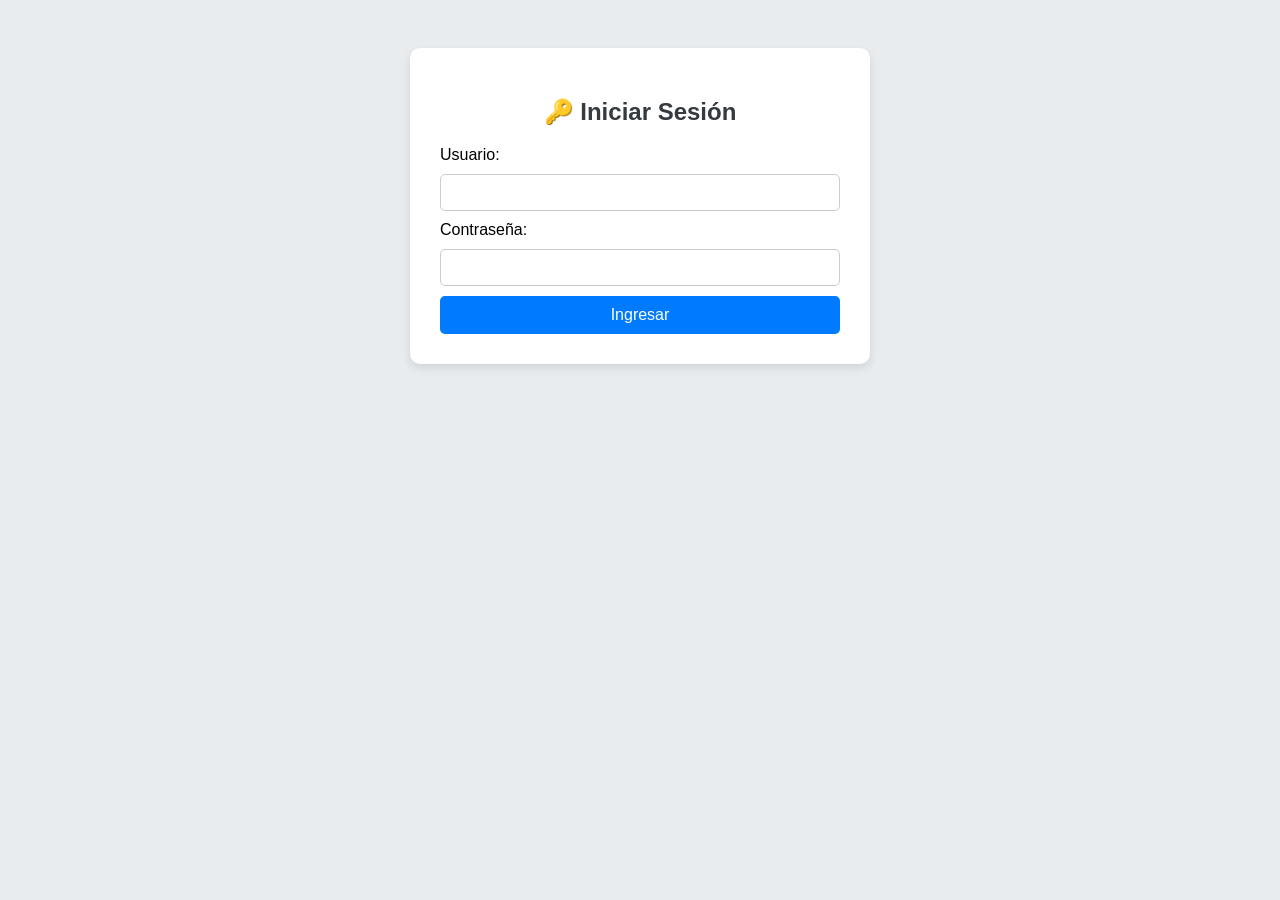
<file: index.html>
<!DOCTYPE html>
<html lang="es">
<head>
<meta charset="UTF-8">
<title>Acceso al Sistema</title>
<link rel="stylesheet" href="css/estilo.css">
</head>
<body>
<div class="tarjeta">
<h2 style="text-align:center;">🔑 Iniciar Sesión</h2>
<form action="php/logica_login.php" method="POST">
<label>Usuario:</label>
<input type="text" name="user" required>
<label>Contraseña:</label>
<input type="password" name="pass" required>
<button type="submit">Ingresar</button>

</form>
</div>
</body>
</html>
</file>
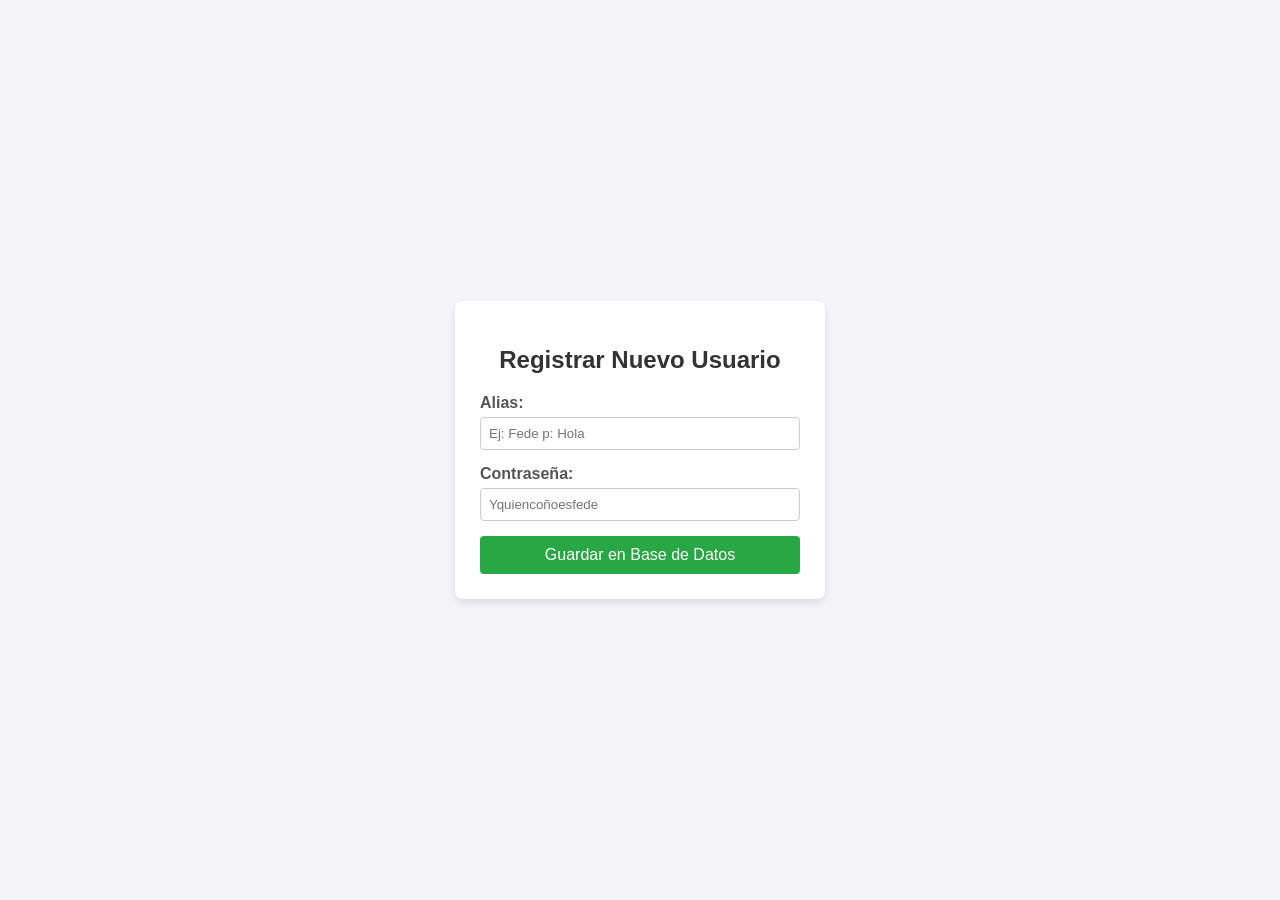
<file: MiProyecto/index.html>
<!DOCTYPE html>
<html lang="es">
<head>
    <meta charset="UTF-8">
    <meta name="viewport" content="width=device-width, initial-scale=1.0">
    <title>Registro de Usuarios</title>
    <link rel="stylesheet" href="estilo.css">
</head>
<body>
    <div class="container">
        <h2>Registrar Nuevo Usuario</h2>
        <form action="insertar.php" method="POST">
            <label>Alias:</label>
            <input type="text" name="nombre" placeholder="Ej: Fede p: Hola" required>

            <label>Contraseña:</label>
            <input type="contrasenia" name="contrasenia" placeholder="Yquiencoñoesfede" required>

            <button type="submit">Guardar en Base de Datos</button>
        </form>
    </div>
</body>
</html>
</file>
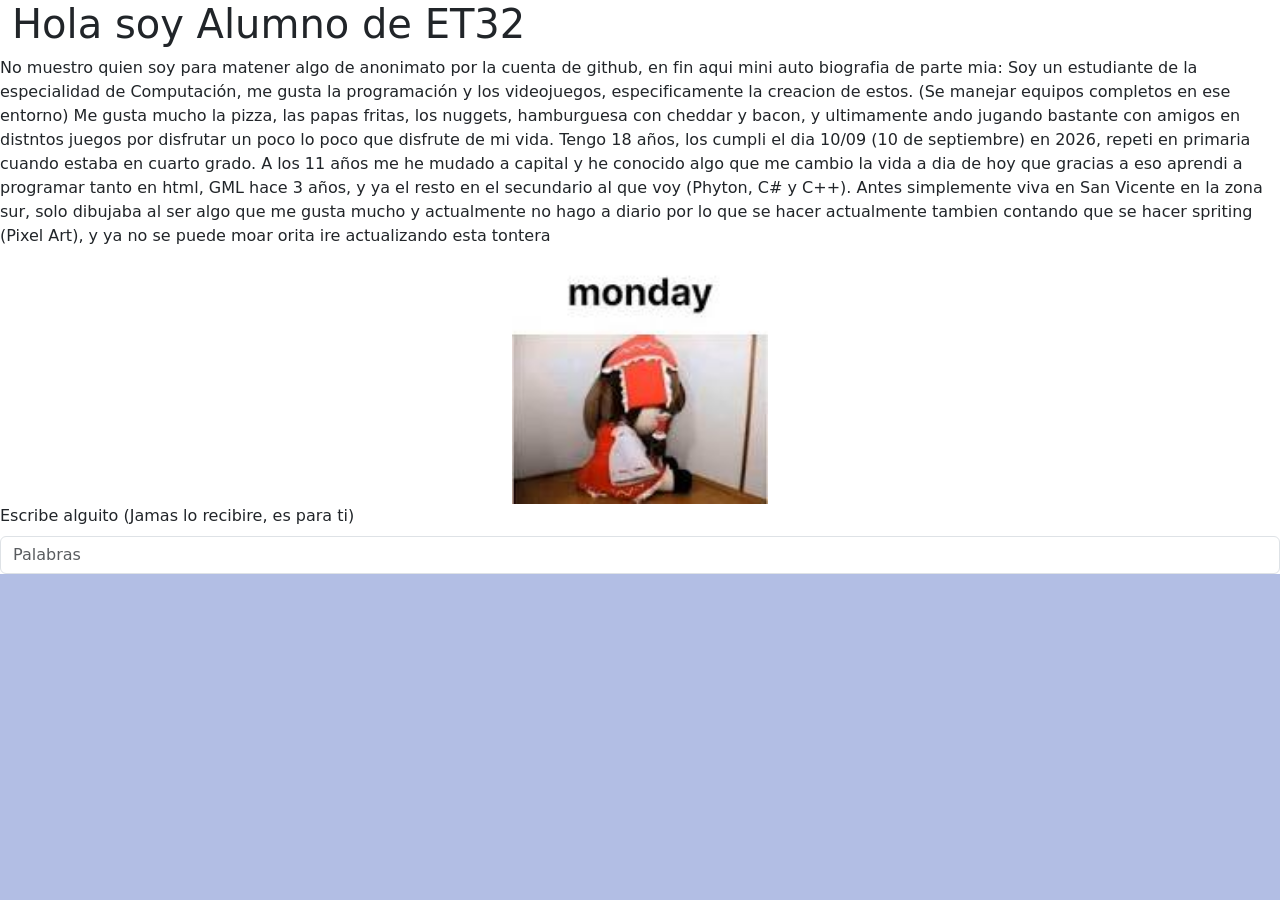
<file: nosewe.html>
<!DOCTYPE html>
<html lang="es">
<head>
    <meta charset="UTF-8">
    <meta name="viewport" content="width=device-width, initial-scale=1.0">
    <title>NemiádLuendo</title>
    <link rel="stylesheet" href="css/algo.css">
<link href="https://cdn.jsdelivr.net/npm/bootstrap@5.3.8/dist/css/bootstrap.min.css" rel="stylesheet" integrity="sha384-sRIl4kxILFvY47J16cr9ZwB07vP4J8+LH7qKQnuqkuIAvNWLzeN8tE5YBujZqJLB" crossorigin="anonymous">
</head>
<body>
    <h1 class="container-xxl">Hola soy Alumno de ET32</h1>
    <div>No muestro quien soy para matener algo de anonimato por la cuenta de github, en fin aqui mini auto biografia de parte mia:
    Soy un estudiante de la especialidad de Computación, me gusta la programación y los videojuegos, especificamente la creacion de estos.
    (Se manejar equipos completos en ese entorno)
    Me gusta mucho la pizza, las papas fritas, los nuggets, hamburguesa con cheddar y bacon, y ultimamente ando jugando bastante con amigos en distntos juegos por disfrutar un poco lo poco que disfrute de mi vida.
    Tengo 18 años, los cumpli el dia 10/09 (10 de septiembre) en 2026, repeti en primaria cuando estaba en cuarto grado.
    A los 11 años me he mudado a capital y he conocido algo que me cambio la vida a dia de hoy que gracias a eso aprendi a programar
    tanto en html, GML hace 3 años, y ya el resto en el secundario al que voy (Phyton, C# y C++).
    Antes simplemente viva en San Vicente en la zona sur, solo dibujaba al ser algo que me gusta mucho y actualmente no hago a diario por lo que se hacer actualmente tambien contando que se hacer spriting (Pixel Art), y ya no se puede moar orita ire actualizando esta tontera</div>
    <img src="img/reimu.png" alt=" . . ." class="card-img-top" id="ImgReimu">
<div class="mb-3">
  <label for="formGroupExampleInput" class="form-label">Escribe alguito (Jamas lo recibire, es para ti)</label>
  <input type="text" class="form-control" id="formGroupExampleInput" placeholder="Palabras">
</div>
      <script src="https://cdn.jsdelivr.net/npm/bootstrap@5.3.8/dist/js/bootstrap.bundle.min.js" integrity="sha384-FKyoEForCGlyvwx9Hj09JcYn3nv7wiPVlz7YYwJrWVcXK/BmnVDxM+D2scQbITxI" crossorigin="anonymous"></script>
    </body>
</html>
</file>
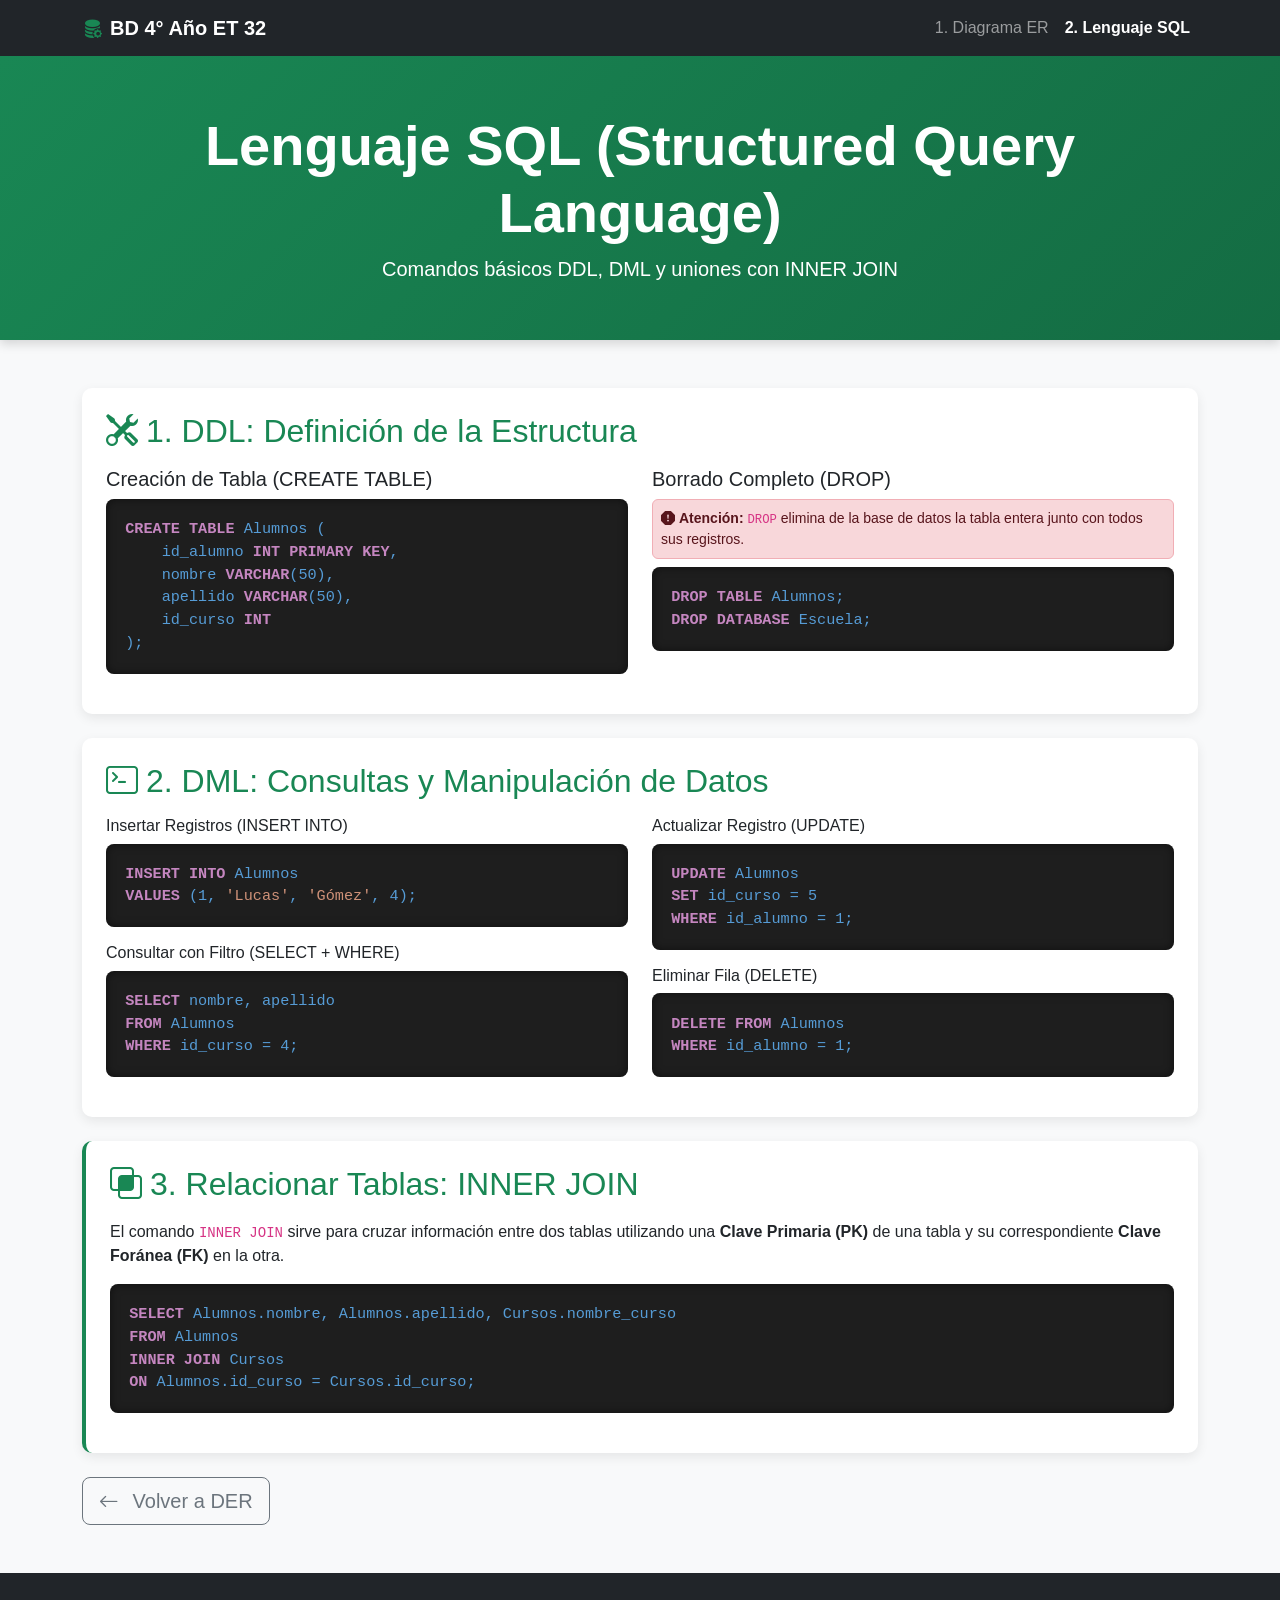
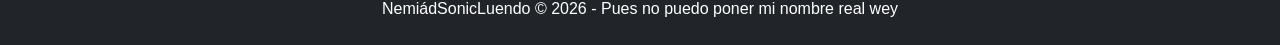
<file: sql.html>
<!DOCTYPE html>
<html lang="es">
<head>
  <meta charset="UTF-8">
  <meta name="viewport" content="width=device-width, initial-scale=1.0">
  <title>Aprende Bases de Datos - SQL</title>
  <link href="https://cdn.jsdelivr.net/npm/bootstrap@5.3.2/dist/css/bootstrap.min.css" rel="stylesheet">
  <link rel="stylesheet" href="https://cdn.jsdelivr.net/npm/bootstrap-icons@1.11.1/font/bootstrap-icons.css">
  <link rel="stylesheet" href="styles.css">
</head>
<body class="d-flex flex-column min-vh-100">

  <nav class="navbar navbar-expand-lg navbar-dark bg-dark sticky-top">
    <div class="container">
      <a class="navbar-brand fw-bold" href="index.html">
        <i class="bi bi-database-fill-gear text-success me-2"></i>BD 4° Año ET 32
      </a>
      <button class="navbar-toggler" type="button" data-bs-toggle="collapse" data-bs-target="#navbarNav">
        <span class="navbar-toggler-icon"></span>
      </button>
      <div class="collapse navbar-collapse" id="navbarNav">
        <ul class="navbar-nav ms-auto">
          <li class="nav-item">
            <a class="nav-link" href="index.html">1. Diagrama ER</a>
          </li>
          <li class="nav-item">
            <a class="nav-link active fw-bold" href="sql.html">2. Lenguaje SQL</a>
          </li>
        </ul>
      </div>
    </div>
  </nav>

  <header class="hero-sql text-center mb-5">
    <div class="container">
      <h1 class="display-4 fw-bold">Lenguaje SQL (Structured Query Language)</h1>
      <p class="lead mb-0">Comandos básicos DDL, DML y uniones con INNER JOIN</p>
    </div>
  </header>

  <main class="container mb-5">

    <div class="row mb-4">
      <div class="col-12">
        <div class="card card-custom p-4">
          <h2 class="text-success mb-3"><i class="bi bi-tools me-2"></i>1. DDL: Definición de la Estructura</h2>
          
          <div class="row g-4">
            <div class="col-md-6">
              <h5>Creación de Tabla (CREATE TABLE)</h5>
<pre><code><span class="sql-keyword">CREATE TABLE</span> Alumnos (
    id_alumno <span class="sql-keyword">INT PRIMARY KEY</span>,
    nombre <span class="sql-keyword">VARCHAR</span>(50),
    apellido <span class="sql-keyword">VARCHAR</span>(50),
    id_curso <span class="sql-keyword">INT</span>
);</code></pre>
            </div>

            <div class="col-md-6">
              <h5>Borrado Completo (DROP)</h5>
              <div class="alert alert-danger mb-2 p-2 small">
                <i class="bi bi-exclamation-octagon-fill me-1"></i><strong>Atención:</strong> <code>DROP</code> elimina de la base de datos la tabla entera junto con todos sus registros.
              </div>
<pre><code><span class="sql-keyword">DROP TABLE</span> Alumnos;
<span class="sql-keyword">DROP DATABASE</span> Escuela;</code></pre>
            </div>
          </div>
        </div>
      </div>
    </div>

    <div class="row mb-4">
      <div class="col-12">
        <div class="card card-custom p-4">
          <h2 class="text-success mb-3"><i class="bi bi-terminal me-2"></i>2. DML: Consultas y Manipulación de Datos</h2>
          
          <div class="row g-4">
            <div class="col-md-6">
              <h6>Insertar Registros (INSERT INTO)</h6>
<pre><code><span class="sql-keyword">INSERT INTO</span> Alumnos 
<span class="sql-keyword">VALUES</span> (1, <span class="sql-string">'Lucas'</span>, <span class="sql-string">'Gómez'</span>, 4);</code></pre>

              <h6>Consultar con Filtro (SELECT + WHERE)</h6>
<pre><code><span class="sql-keyword">SELECT</span> nombre, apellido 
<span class="sql-keyword">FROM</span> Alumnos 
<span class="sql-keyword">WHERE</span> id_curso = 4;</code></pre>
            </div>

            <div class="col-md-6">
              <h6>Actualizar Registro (UPDATE)</h6>
<pre><code><span class="sql-keyword">UPDATE</span> Alumnos 
<span class="sql-keyword">SET</span> id_curso = 5 
<span class="sql-keyword">WHERE</span> id_alumno = 1;</code></pre>

              <h6>Eliminar Fila (DELETE)</h6>
<pre><code><span class="sql-keyword">DELETE FROM</span> Alumnos 
<span class="sql-keyword">WHERE</span> id_alumno = 1;</code></pre>
            </div>
          </div>
        </div>
      </div>
    </div>

    <div class="row mb-4">
      <div class="col-12">
        <div class="card card-custom p-4 border-start border-success border-4">
          <h2 class="text-success mb-3"><i class="bi bi-intersect me-2"></i>3. Relacionar Tablas: INNER JOIN</h2>
          <p>
            El comando <code>INNER JOIN</code> sirve para cruzar información entre dos tablas utilizando una <strong>Clave Primaria (PK)</strong> de una tabla y su correspondiente <strong>Clave Foránea (FK)</strong> en la otra.
          </p>

<pre><code><span class="sql-keyword">SELECT</span> Alumnos.nombre, Alumnos.apellido, Cursos.nombre_curso
<span class="sql-keyword">FROM</span> Alumnos
<span class="sql-keyword">INNER JOIN</span> Cursos 
<span class="sql-keyword">ON</span> Alumnos.id_curso = Cursos.id_curso;</code></pre>
        </div>
      </div>
    </div>

    <div class="d-flex justify-content-between">
      <a href="index.html" class="btn btn-outline-secondary btn-lg">
        <i class="bi bi-arrow-left me-2"></i> Volver a DER
      </a>
    </div>

  </main>

  <footer class="bg-dark text-white text-center py-4 mt-auto">
    <div class="container">
      <p class="mb-0">NemiádSonicLuendo &copy; 2026 - Pues no puedo poner mi nombre real wey</p>
    </div>
  </footer>

  <script src="https://cdn.jsdelivr.net/npm/bootstrap@5.3.2/dist/js/bootstrap.bundle.min.js"></script>
</body>
</html>
</file>
<file: css/estilo.css>
body { 
    font-family: Arial, sans-serif; 
    background: #e9ecef; 
    padding: 40px; 
    text-align: center; 
}

h2, h3 { 
    color: #343a40; 
}
/* Contenedor tipo Tarjeta */
.tarjeta {
background: white; 
padding: 30px; 
border-radius: 10px;
box-shadow: 0 4px 10px rgba(0,0,0,0.1); 
max-width: 400px;
margin: 0 auto 20px auto; text-align: left;
}
/* Formularios y Botones */
input { 
    width: 100%; 
    padding: 10px; 
    margin: 10px 0; 
    box-sizing: border-box; 
    border: 1px solid#ccc; 
border-radius: 5px; }
button { 
    background: #007bff; 
    color: white;
     border: none; 
     padding: 10px; 
     width: 100%;
     cursor: pointer; 
     border-radius: 5px; 
     font-size: 16px;
}
button:hover { 
    background: #0056b3;
 }
/* Botones de acción (Enlaces) */
.btn-rojo { display: inline-block; 
    background: #dc3545; color: white; 
    padding: 10px 15px;
text-decoration: none; 
border-radius: 5px; 
margin-top: 15px;}

.btn-verde { 
    display: inline-block; 
    background: #28a745; 
    color: white;
     padding: 10px 15px;
text-decoration: none; 
border-radius: 5px; 
margin-top: 15px;}
/* Destacado del Mayor */
.mayor-texto { 
    font-size: 2.5rem; 
    color: #28a745; 
    margin: 10px 0;
     text-align: center;
    }
.mayor-sub { 
    font-size: 1.2rem;
     color: #6c757d; 
     text-align: center;
    }
</file>
<file: MiProyecto/estilo.css>
body {
    font-family: Arial, sans-serif;
    background-color: #f4f4f9;
    display: flex;
    justify-content: center;
    align-items: center;
    height: 100vh;
    margin: 0;
}

.container {
    background-color: #ffffff;
    padding: 25px;
    border-radius: 8px;
    box-shadow: 0 4px 8px rgba(0, 0, 0, 0.1);
    width: 320px;
}

h2 {
    text-align: center;
    color: #333333;
    margin-bottom: 20px;
}

label {
    display: block;
    margin-bottom: 5px;
    color: #555555;
    font-weight: bold;
}

input[type="text"],
input[type="contrasenia"] {
    width: 100%;
    padding: 8px;
    margin-bottom: 15px;
    border: 1px solid #ccc;
    border-radius: 4px;
    box-sizing: border-box;
}

button {
    width: 100%;
    padding: 10px;
    background-color: #28a745;
    color: white;
    border: none;
    border-radius: 4px;
    font-size: 16px;
    cursor: pointer;
}

button:hover {
    background-color: #218838;
}
</file>
<file: css/algo.css>
html, body {
  margin: 0;
  padding: 0;
  min-height: 100%;
  font-family: system-ui, -apple-system, BlinkMacSystemFont, "Segoe UI", sans-serif;
  background-color: #b2bee4;
}

body {
  line-height: 1.6;
}
@mixin make-container($padding-x: $container-padding-x) {
  width: 100%;
  padding-right: $padding-x;
  padding-left: $padding-x;
  margin-right: auto;
  margin-left: auto;
}

.custom-container {
  @include make-container();
}

img,
svg {
  max-width: 100%;
  height: auto;
  display: block;
}
#ImgReimu{
    width: 20%;
    margin-left: 40%;
}
#Imgdescarga{
  width: 67%;
  margin-left: 69%;
}
#Img3dmogus{
  width: 200%;
  margin-left: 69%;
}
button,
input,
select,
textarea {
  font: inherit;
}
/*
.container {
  width: min(100%, 1200px);
  margin: 0 auto;
  padding: 1rem;
}

.card {
  background: #ffffff;
  border: 1px solid #e1e4e8;
  border-radius: 12px;
  box-shadow: 0 1px 3px rgba(27, 31, 35, 0.08);
  padding: 1.5rem;
}

h1, h2, h3, h4, h5, h6 {
  margin: 0 0 0.75rem;
  font-weight: 600;
}

p {
  margin: 0 0 1rem;
}
</file>
<file: styles.css>
:root {
  --primary-color: #0d6efd;
  --secondary-color: #198754;
  --dark-color: #212529;
  --code-bg: #1e1e1e;
}

body {
  font-family: 'Segoe UI', Tahoma, Geneva, Verdana, sans-serif;
  background-color: #f8f9fa;
  color: #333;
}

.hero-der {
  background: linear-gradient(135deg, #0d6efd 0%, #0a58ca 100%);
  color: #ffffff;
  padding: 3.5rem 0;
  box-shadow: 0 4px 10px rgba(0, 0, 0, 0.15);
}

.hero-sql {
  background: linear-gradient(135deg, #198754 0%, #146c43 100%);
  color: #ffffff;
  padding: 3.5rem 0;
  box-shadow: 0 4px 10px rgba(0, 0, 0, 0.15);
}

.card-custom {
  border: none;
  border-radius: 10px;
  box-shadow: 0 4px 12px rgba(0, 0, 0, 0.08);
  transition: transform 0.2s ease-in-out, box-shadow 0.2s ease-in-out;
}

.card-custom:hover {
  transform: translateY(-4px);
  box-shadow: 0 8px 18px rgba(0, 0, 0, 0.12);
}

pre code {
  background-color: var(--code-bg);
  color: #569cd6;
  padding: 1.2rem;
  border-radius: 8px;
  display: block;
  font-family: 'Consolas', 'Courier New', Courier, monospace;
  font-size: 0.95rem;
  box-shadow: inset 0 0 10px rgba(0,0,0,0.5);
  overflow-x: auto;
}

.sql-keyword {
  color: #c586c0;
  font-weight: bold;
}

.sql-string {
  color: #ce9178;
}

.badge-der {
  font-size: 0.85rem;
  padding: 0.4em 0.7em;
}

.table-custom {
  vertical-align: middle;
}
</file>
